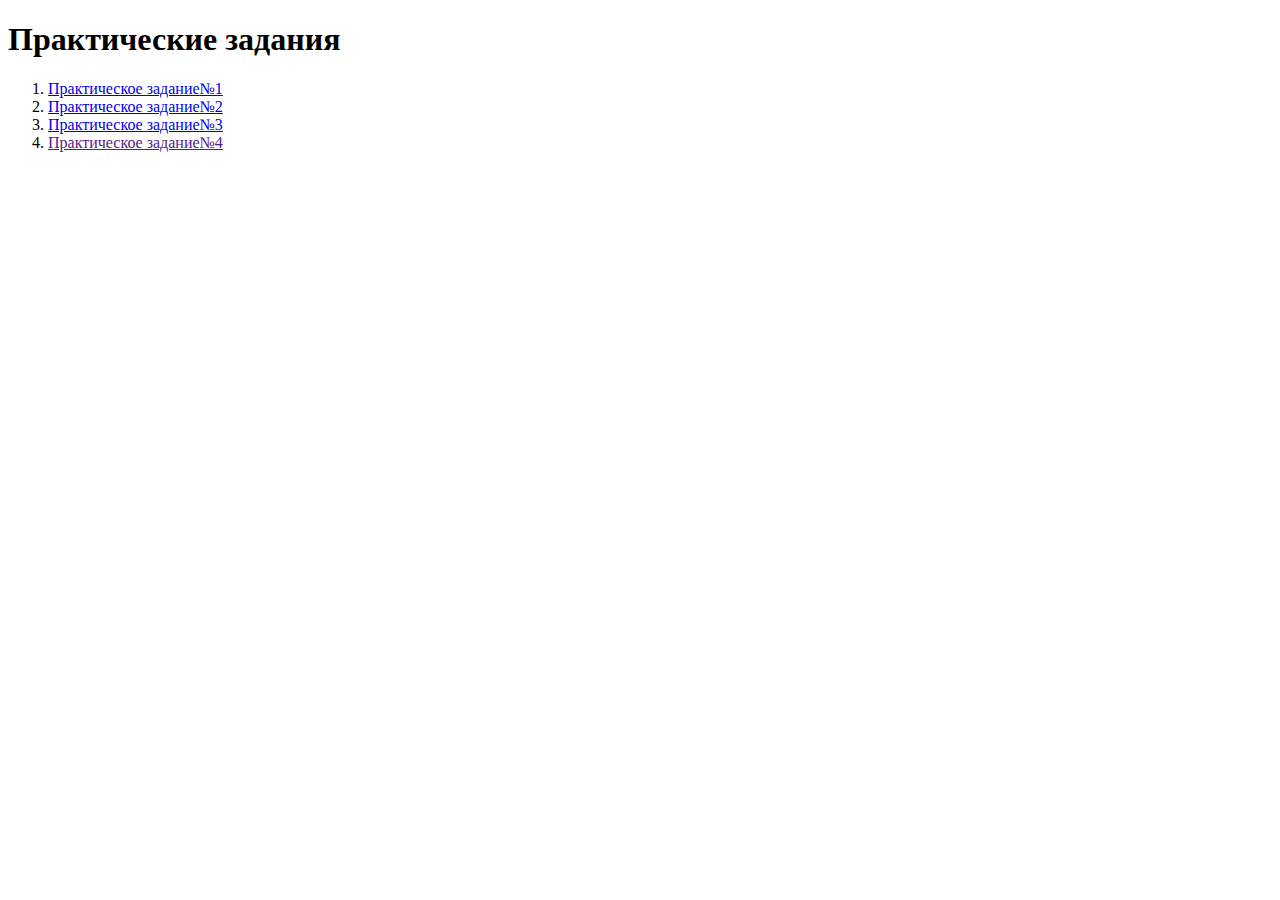
<file: index.html>
<!DOCTYPE html>
<html lang="en">
<head>
    <meta charset="UTF-8">
    <meta name="viewport" content="width=device-width, initial-scale=1.0">
    <title>Document</title>
</head>
<body>
    <h1>Практические задания</h1>
    <ol>
        <li>
            <a href="task1.html">Практическое задание№1</a>
        </li>
        <li>
            <a href="task2.html">Практическое задание№2</a>
        </li>
           <li>
            <a href="task3.html">Практическое задание№3</a>
        </li> 
           <li>
            <a href="">Практическое задание№4</a>
        </li>
    </ol>
 
</body>

</html>
</file>
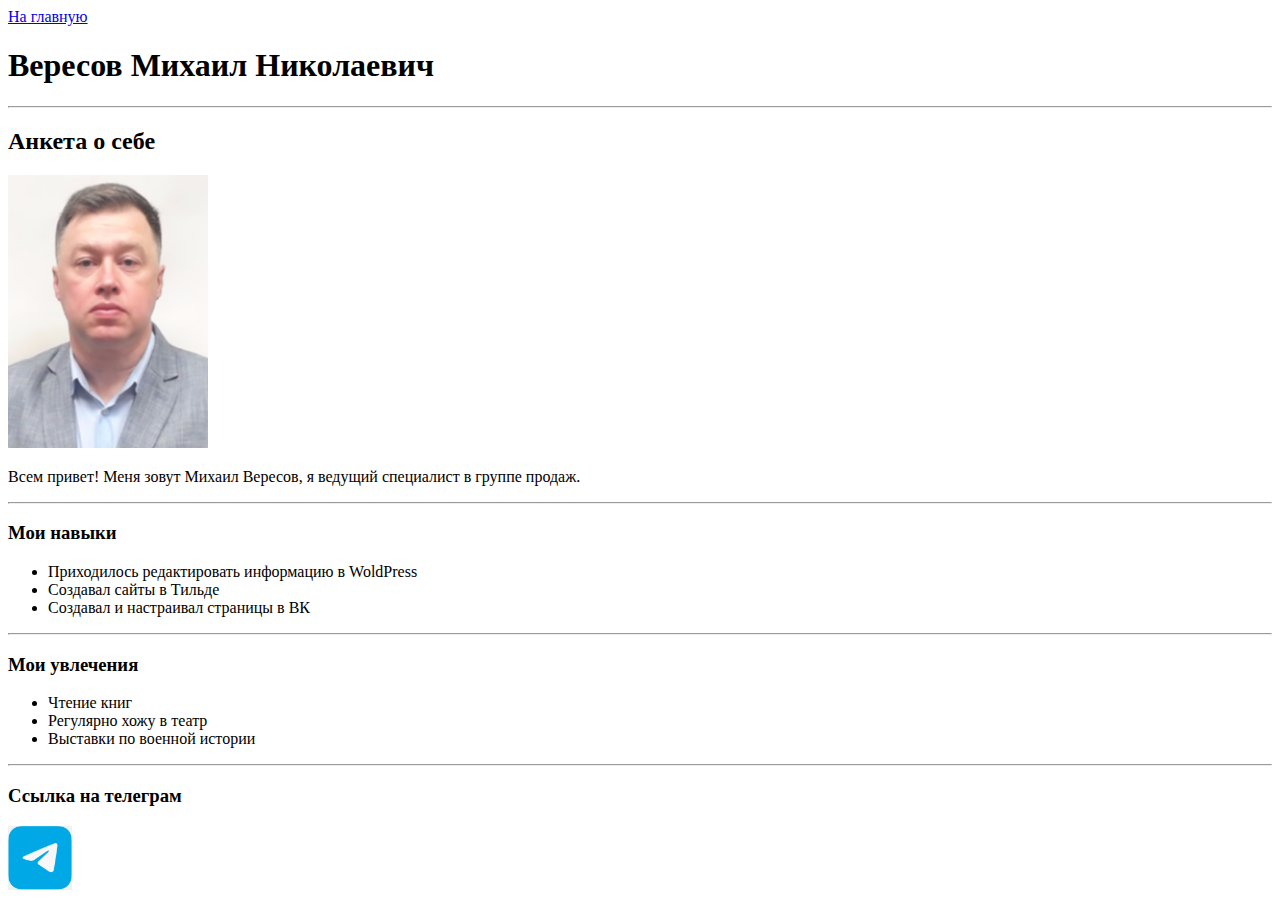
<file: task1.html>
<!DOCTYPE html>
<html lang="en">
<head>
    <meta charset="UTF-8">
    <meta name="viewport" content="width=device-width, initial-scale=1.0">
    <title>Document</title>
</head>
<body>
    <a href="../index.html">На главную</a>

    <h1>Вересов Михаил Николаевич</h1>
    <hr>
    <h2>Анкета о себе</h2>
    <img src="MV09.png" alt="Изображение человека" width="200px">
    <p>Всем привет! Меня зовут Михаил Вересов, я ведущий специалист в группе продаж.</p>
    <hr>
    <h3>Мои навыки</h3>
    <ul>
        <li>Приходилось редактировать информацию в WoldPress</li>
        <li>Создавал сайты в Тильде</li>
        <li>Создавал и настраивал страницы в ВК</li>
    </ul>
     <hr>
    <h3>Мои увлечения</h3>
    <ul>
        <li>Чтение книг</li>
        <li>Регулярно хожу в театр</li>
        <li>Выставки по военной истории</li>
    </ul>
    <hr>
    <h3>Ссылка на телеграм</h3>
    <a href="https://t.me/m_veresov">
        <img width="64" src="1109tg.png" alt="Ссылка на телеграм"width="50px">
    </a>
</body>

</html>
</file>
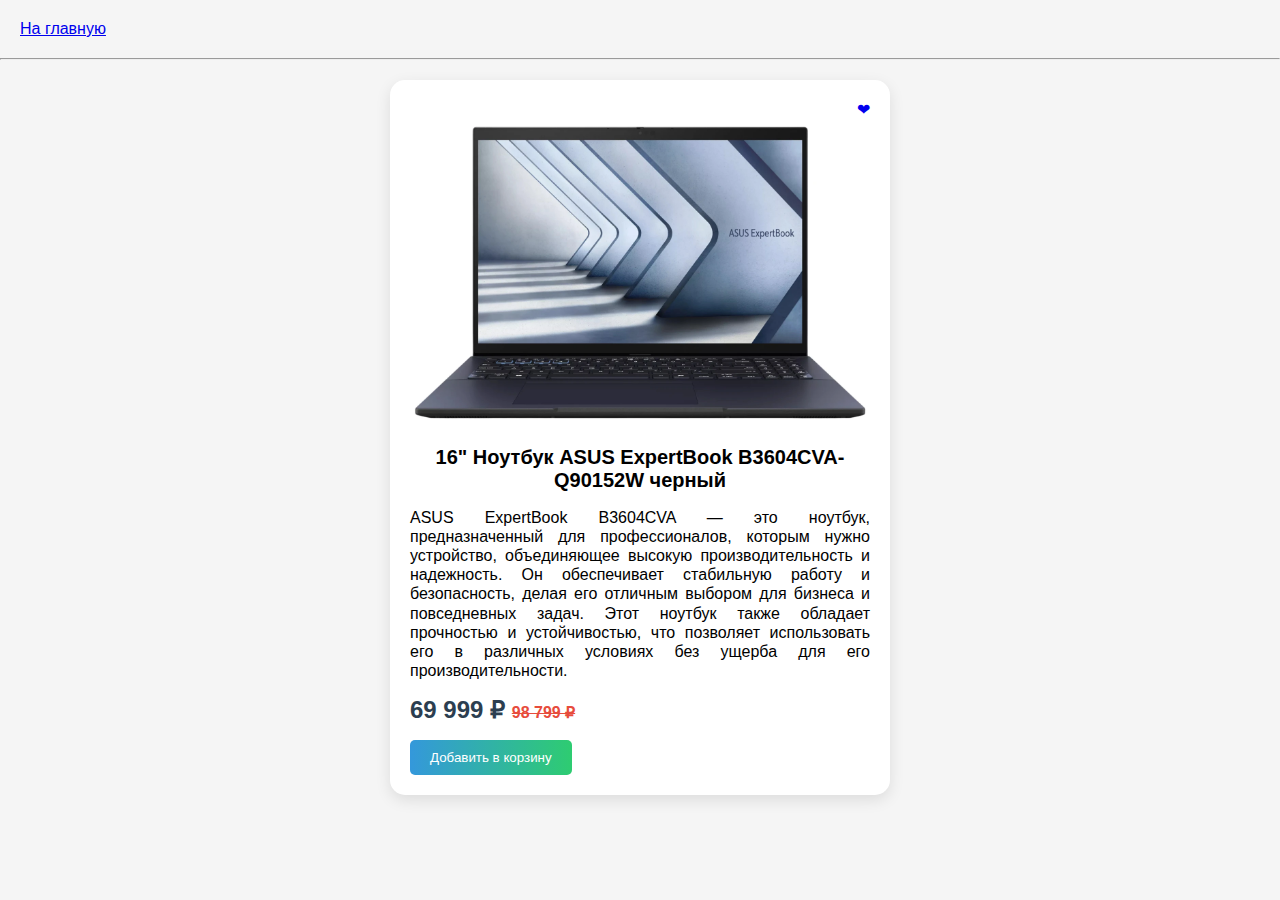
<file: task2.html>
<!DOCTYPE html>
<html lang="en">

<head>
    <meta charset="UTF-8">
    <meta name="viewport" content="width=device-width, initial-scale=1.0">
    <title>Document</title>
    <link rel="stylesheet" href="task2.css">
</head>

<body>
    <a class="back-to-main" href="index.html">На главную</a>
    <hr>

    <div class="card">
        <p class="favorite">
            <a href="#">❤</a>     
         </p>
         <img src="laptop.webp" alt="">
         <h3>16" Ноутбук ASUS ExpertBook B3604CVA-Q90152W черный</h3>
         <p class="info">ASUS ExpertBook B3604CVA — это ноутбук, предназначенный для профессионалов, которым нужно устройство, объединяющее высокую производительность и надежность. Он обеспечивает стабильную работу и безопасность, делая его отличным выбором для бизнеса и повседневных задач. Этот ноутбук также обладает прочностью и устойчивостью, что позволяет использовать его в различных условиях без ущерба для его производительности.</p>
         <p class="price">69 999 ₽ <span class="old-price">98 799 ₽</span></p>
         <button>Добавить в корзину</button>
    </div>

</body>
</html>
</file>
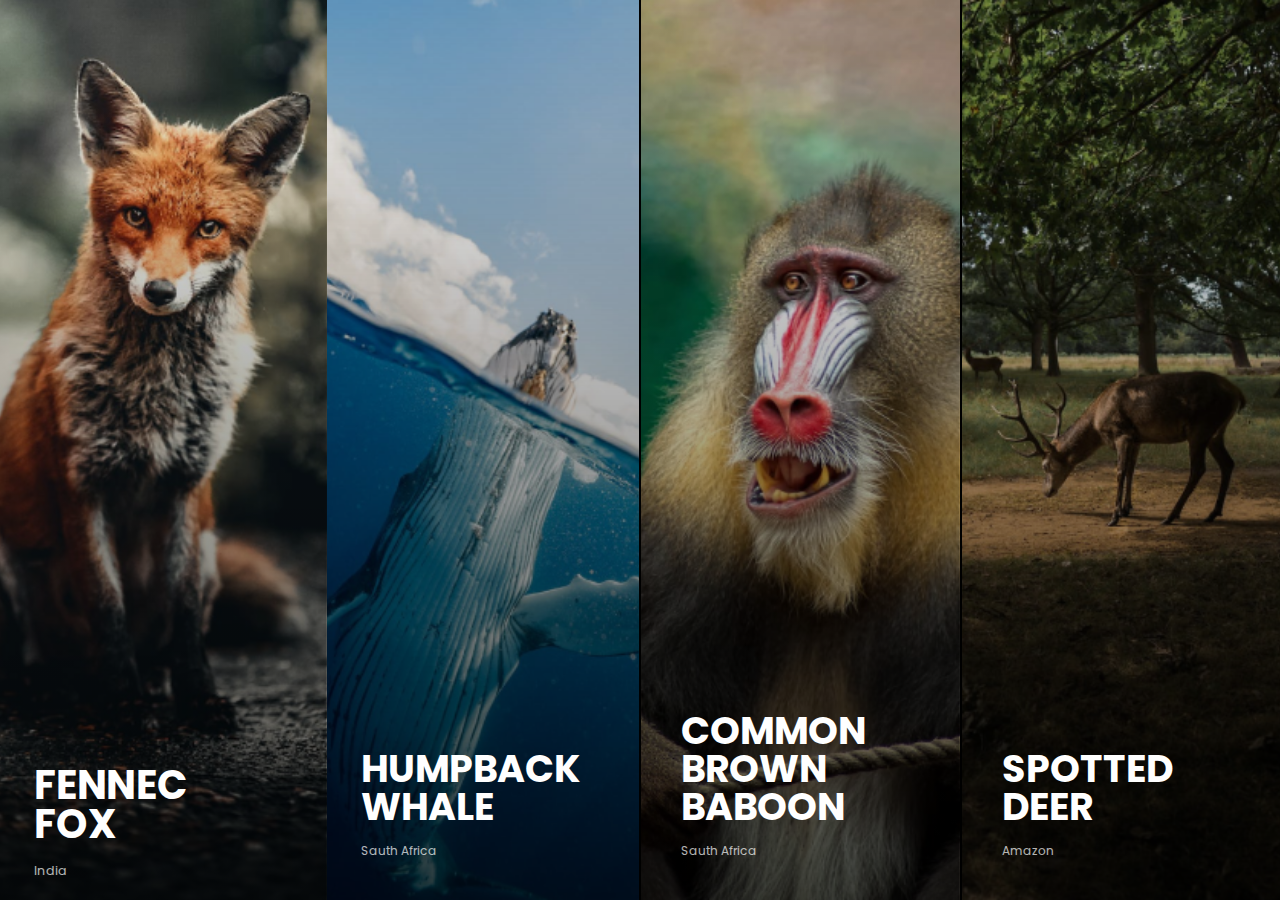
<file: task3.html>
<!DOCTYPE html>
<html lang="en">
<head>
    <meta charset="UTF-8">
    <meta name="viewport" content="width=device-width, initial-scale=1.0">
    <title>Практическое задание №3</title>
    <link rel="stylesheet" href="task3.css">
</head>
<body>
    <div class="cards">
        <div class="card card-1">
            <h3>Fennec <br>fox</h3>
            <h4>India</h4>
        </div>
        <div class="card card-2">
            <h3>Humpback <br> whale</h3>
            <h4>Sauth Africa</h4>
        </div>
        <div class="card card-3">
            <h3>Common brown <br> baboon</h3>
            <h4>Sauth Africa</h4>
        </div>
        <div class="card card-4">
            <h3>Spotted <br>deer</h3>
            <h4>Amazon</h4>
        </div>
    </div>


</body>
</html>
</file>
<file: task2.css>
*{
    font-family: Arial;
    margin: 0;
    padding: 0;
    box-sizing: border-box;
}

.back-to-main{
    display: block;
    margin: 20px;
    width: max-content;
}

body{
    background: #f5f5f5;
}


.card{
    max-width: 500px;
    width: 100%;
    background: white;
    margin: 20px auto;
    padding: 20px;
    border-radius: 15px;
    box-shadow: 0px 5px 15px rgba(0, 0, 0, 0.1) ;
    transition: 0.3s;
}

.card:hover{
    transform: scale(1.03);
}

.card .favorite{
    text-align: right;
}

.card .favorite a{
    text-decoration: none;
}

.card img{
    width: 100%;
}

.card h3{
    margin: 16px 0px;
    font-size: 20px;
    text-align: center;
}

.card .info{
    line-height: 1.2;
    text-align: justify;
    margin: 16px 0px;
}

.card .price{
    color: #2c3e50;
    font-weight: bold;
    font-size: 24px;
    margin: 16px 0px;
}

.card .old-price{
    color: #e74c3c;
    text-decoration: line-through;
    font-size: 16px;
}

.card button{
    background: linear-gradient(to right, #3498db, #2ecc71);
    color: white;
    border: none;
    padding: 10px 20px;
    border-radius: 5px;
    cursor: pointer;
}

.card button:hover{
    opacity: 0.8;
}
</file>
<file: task3.css>
@import url('https://fonts.googleapis.com/css2?family=Poppins:ital,wght@0,100;0,200;0,300;0,400;0,500;0,600;0,700;0,800;0,900;1,100;1,200;1,300;1,400;1,500;1,600;1,700;1,800;1,900&family=Roboto+Mono:ital,wght@0,100..700;1,100..700&display=swap');

*{
margin: 0;
padding: 0;
box-sizing: border-box;
font-family: "Poppins", sans-serif;
}

body{
    min-height: 100vh;
    background-color: black;
    color: white;
}

.cards{
    display: flex;
    gap: 2px;
    height: 100vh;
    overflow: hidden;
}

.card-1{
    background: linear-gradient(rgba(0, 0, 0, 0), rgba(0, 0, 0, 0.7)), url(Image.png);
}

.card-2{
    background: linear-gradient(rgba(0, 0, 0, 0), rgba(0, 0, 0, 0.7)), url(Image-1.png);
}

.card-3{
    background: linear-gradient(rgba(0, 0, 0, 0), rgba(0, 0, 0, 0.7)), url(Image-2.png);  
}

.card-4{
    background: linear-gradient(rgba(0, 0, 0, 0), rgba(0, 0, 0, 0.7)), url(Image-3.png);
    }

.card{
    padding: 40px;
    display: flex;
    flex-direction: column;
    justify-content: end;
    flex: 1;
    gap: 16px;
    background-size: cover;
    background-position: center;
    transition: 0.3s;
}

.card:hover{
    transform: scale(105%);
    z-index: 1;
    position: relative;
}

h3{
    font-size: 38px;
    text-transform: uppercase;
    line-height: 38px;
}

h4{
    font-size: 12px;
    text-transform: capitalize;
    opacity: 0.7;
    font-weight: normal;
}
</file>
